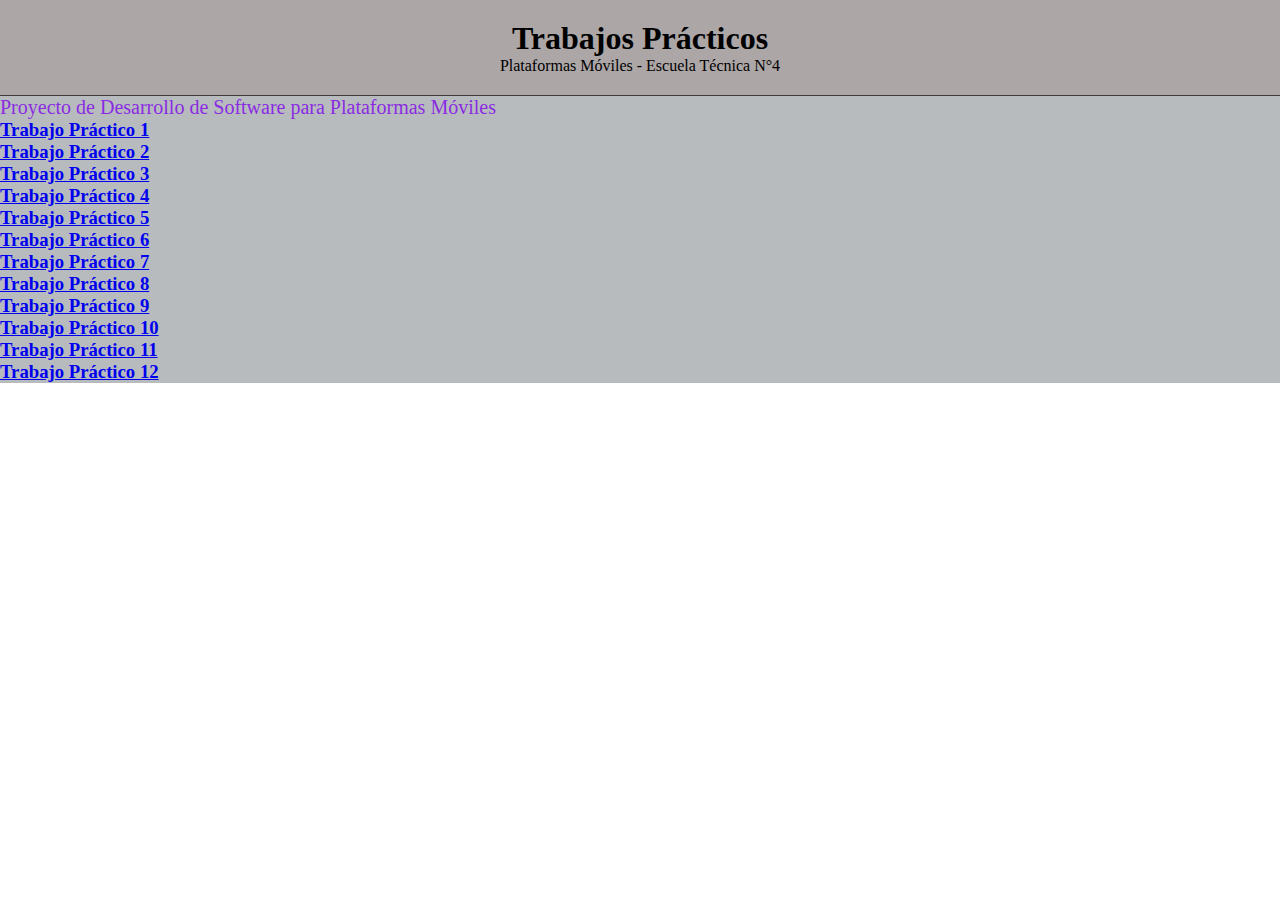
<file: index.html>
<!DOCTYPE html>
<html lang="en">
<head>
    <meta charset="UTF-8">
    <meta name="viewport" content="width=device-width, initial-scale=1.0">
    <title>Document</title>
    <style>
    
        * {
            margin: 0;
            padding: 0;
            box-sizing: border-box;
        }
        
        .encabezado {
            background-color: rgb(172, 166, 166);
            border-bottom: 1px solid rgb(61, 61, 61);
            text-align: center;
            font-family: Georgia, 'Times New Roman', Times, serif;
            padding: 20px !important;
        }

        .principal {
            background-color: rgb(184, 187, 190);
            
        }

        .seccion-moviles {
            /* margin-top: 15px; */
        }

        .titulo-seccion {
            font-size: 20px;
            color: blueviolet;
        }
    </style>
</head>

<body>
  <!-- Header -->
  <header class="encabezado">
      <div class="contenedor">
          <h1>Trabajos Prácticos</h1>
          <p>Plataformas Móviles - Escuela Técnica N°4</p>
      </div>
  </header>
  <!-- Main -->
  <main class="principal">
      <div class="contenedor">
          <section class="seccion-moviles">
              <div class="titulo-seccion">
                  <i class="fas fa-mobile-alt"></i>
                  <span>Proyecto de Desarrollo de Software para Plataformas Móviles</span>
              </div>
              <div class="contenido-seccion">
                  <ul class="lista-trabajos">
                      <li class="item-trabajo">
                          <a href="../plataformas-moviles-entregas/tp-1/index.html" target="_blank">
                              <div class="icono-trabajo">
                                  <i class="fas fa-code"></i>
                              </div>
                              <div class="info-trabajo">
                                  <h3>Trabajo Práctico 1</h3>
                              </div>
                          </a>
                      </li>
                      <li class="item-trabajo">
                          <a href="../plataformas-moviles-entregas/tp-2/index.html" target="_blank">
                              <div class="icono-trabajo">
                                  <i class="fas fa-code"></i>
                              </div>
                              <div class="info-trabajo">
                                  <h3>Trabajo Práctico 2</h3>
                              </div>
                          </a>
                      </li>
                      <li class="item-trabajo">
                          <a href="../plataformas-moviles-entregas/tp-3/index.html" target="_blank">
                              <div class="icono-trabajo">
                                  <i class="fas fa-code"></i>
                              </div>
                              <div class="info-trabajo">
                                  <h3>Trabajo Práctico 3</h3>
                              </div>
                          </a>
                      </li>
                      <li class="item-trabajo">
                          <a href="../plataformas-moviles-entregas/tp-4/index.html" target="_blank">
                              <div class="icono-trabajo">
                                  <i class="fas fa-code"></i>
                              </div>
                              <div class="info-trabajo">
                                  <h3>Trabajo Práctico 4</h3>
                              </div>
                          </a>
                      </li>
                      <li class="item-trabajo">
                          <a href="../plataformas-moviles-entregas/tp-5/index.html" target="_blank">
                              <div class="icono-trabajo">
                                  <i class="fas fa-code"></i>
                              </div>
                              <div class="info-trabajo">
                                  <h3>Trabajo Práctico 5</h3>
                              </div>
                          </a>
                      </li>
                      <li class="item-trabajo">
                          <a href="../plataformas-moviles-entregas/tp-6/index.html" target="_blank">
                              <div class="icono-trabajo">
                                  <i class="fas fa-code"></i>
                              </div>
                              <div class="info-trabajo">
                                  <h3>Trabajo Práctico 6</h3>
                              </div>
                          </a>
                      </li>
                      <li class="item-trabajo">
                          <a href="../plataformas-moviles-entregas/tp-7/index.html" target="_blank">
                              <div class="icono-trabajo">
                                  <i class="fas fa-code"></i>
                              </div>
                              <div class="info-trabajo">
                                  <h3>Trabajo Práctico 7</h3>
                              </div>
                          </a>
                      </li>
                      <li class="item-trabajo">
                          <a href="../plataformas-moviles-entregas/tp-8/index.html" target="_blank">
                              <div class="icono-trabajo">
                                  <i class="fas fa-code"></i>
                              </div>
                              <div class="info-trabajo">
                                  <h3>Trabajo Práctico 8</h3>
                              </div>
                          </a>
                      </li>
                      <li class="item-trabajo">
                          <a href="../plataformas-moviles-entregas/tp-9/index.html" target="_blank">
                              <div class="icono-trabajo">
                                  <i class="fas fa-code"></i>
                              </div>
                              <div class="info-trabajo">
                                  <h3>Trabajo Práctico 9</h3>
                              </div>
                          </a>
                      </li>
                      <li class="item-trabajo">
                          <a href="../plataformas-moviles-entregas/tp-10/index.html" target="_blank">
                              <div class="icono-trabajo">
                                  <i class="fas fa-code"></i>
                              </div>
                              <div class="info-trabajo">
                                  <h3>Trabajo Práctico 10</h3>
                              </div>
                          </a>
                      </li>
                      <li class="item-trabajo">
                          <a href="../plataformas-moviles-entregas/tp-11/index.html" target="_blank">
                              <div class="icono-trabajo">
                                  <i class="fas fa-code"></i>
                              </div>
                              <div class="info-trabajo">
                                  <h3>Trabajo Práctico 11</h3>
                              </div>
                          </a>
                      </li>
                      <li class="item-trabajo">
                          <a href="../plataformas-moviles-entregas/tp-12/index.html" target="_blank">
                              <div class="icono-trabajo">
                                  <i class="fas fa-code"></i>
                              </div>
                              <div class="info-trabajo">
                                  <h3>Trabajo Práctico 12</h3>
                              </div>
                          </a>
                      </li>

                  </ul>
              </div>
          </section>
      </div>
  </main>
 
</body>
</html>
</file>
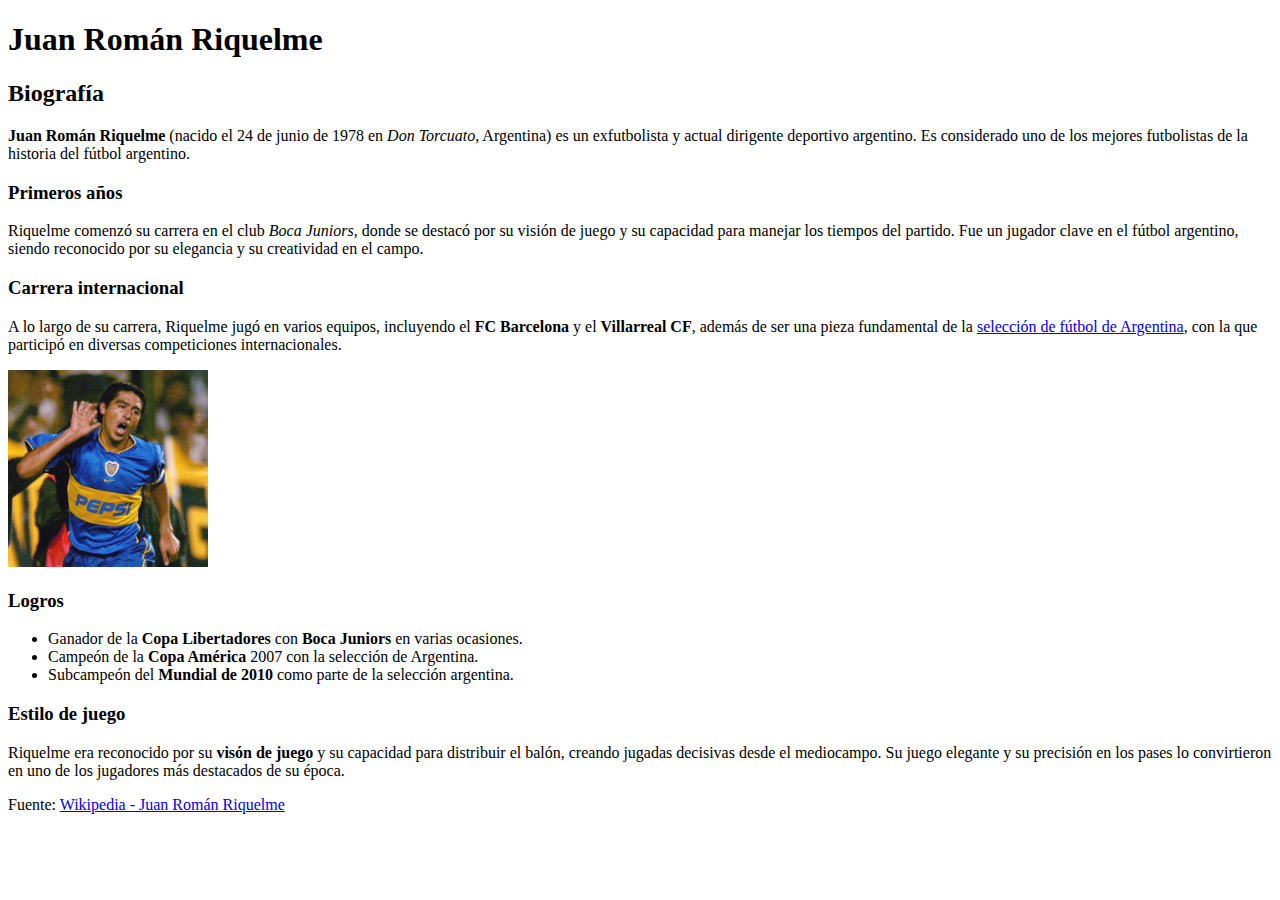
<file: tp-1/index.html>
<!DOCTYPE html>
<html lang="es">
<head>
    <meta charset="UTF-8">
    <meta name="viewport" content="width=device-width, initial-scale=1.0">
    <title>Juan Román Riquelme - Wikipedia</title>
</head>
<body>

    <header>
        <h1>Juan Román Riquelme</h1>
    </header>
    <main>
        <section>
            <h2>Biografía</h2>
            <p><strong>Juan Román Riquelme</strong> (nacido el 24 de junio de 1978 en <em>Don Torcuato</em>, Argentina) es un exfutbolista y actual dirigente deportivo argentino. Es considerado uno de los mejores futbolistas de la historia del fútbol argentino.</p>

            <h3>Primeros años</h3>
            <p>Riquelme comenzó su carrera en el club <em>Boca Juniors</em>, donde se destacó por su visión de juego y su capacidad para manejar los tiempos del partido. Fue un jugador clave en el fútbol argentino, siendo reconocido por su elegancia y su creatividad en el campo.</p>

            <h3>Carrera internacional</h3>
            <p>A lo largo de su carrera, Riquelme jugó en varios equipos, incluyendo el <strong>FC Barcelona</strong> y el <strong>Villarreal CF</strong>, además de ser una pieza fundamental de la <a href="https://es.wikipedia.org/wiki/Selección_de_fútbol_de_Argentina" target="_blank">selección de fútbol de Argentina</a>, con la que participó en diversas competiciones internacionales.</p>

            <img src="Juanriquelme.jpg" alt="Juan Román Riquelme" width="200">

            <h3>Logros</h3>
            <ul>
                <li>Ganador de la <strong>Copa Libertadores</strong> con <strong>Boca Juniors</strong> en varias ocasiones.</li>
                <li>Campeón de la <strong>Copa América</strong> 2007 con la selección de Argentina.</li>
                <li>Subcampeón del <strong>Mundial de 2010</strong> como parte de la selección argentina.</li>
            </ul>

            <h3>Estilo de juego</h3>
            <p>Riquelme era reconocido por su <strong>visón de juego</strong> y su capacidad para distribuir el balón, creando jugadas decisivas desde el mediocampo. Su juego elegante y su precisión en los pases lo convirtieron en uno de los jugadores más destacados de su época.</p>

        </section>
    </main>   

    <footer>
        <p>Fuente: <a href="https://es.wikipedia.org/wiki/Juan_Román_Riquelme" target="_blank">Wikipedia - Juan Román Riquelme</a></p>
    </footer>

</body>
</html>
</file>
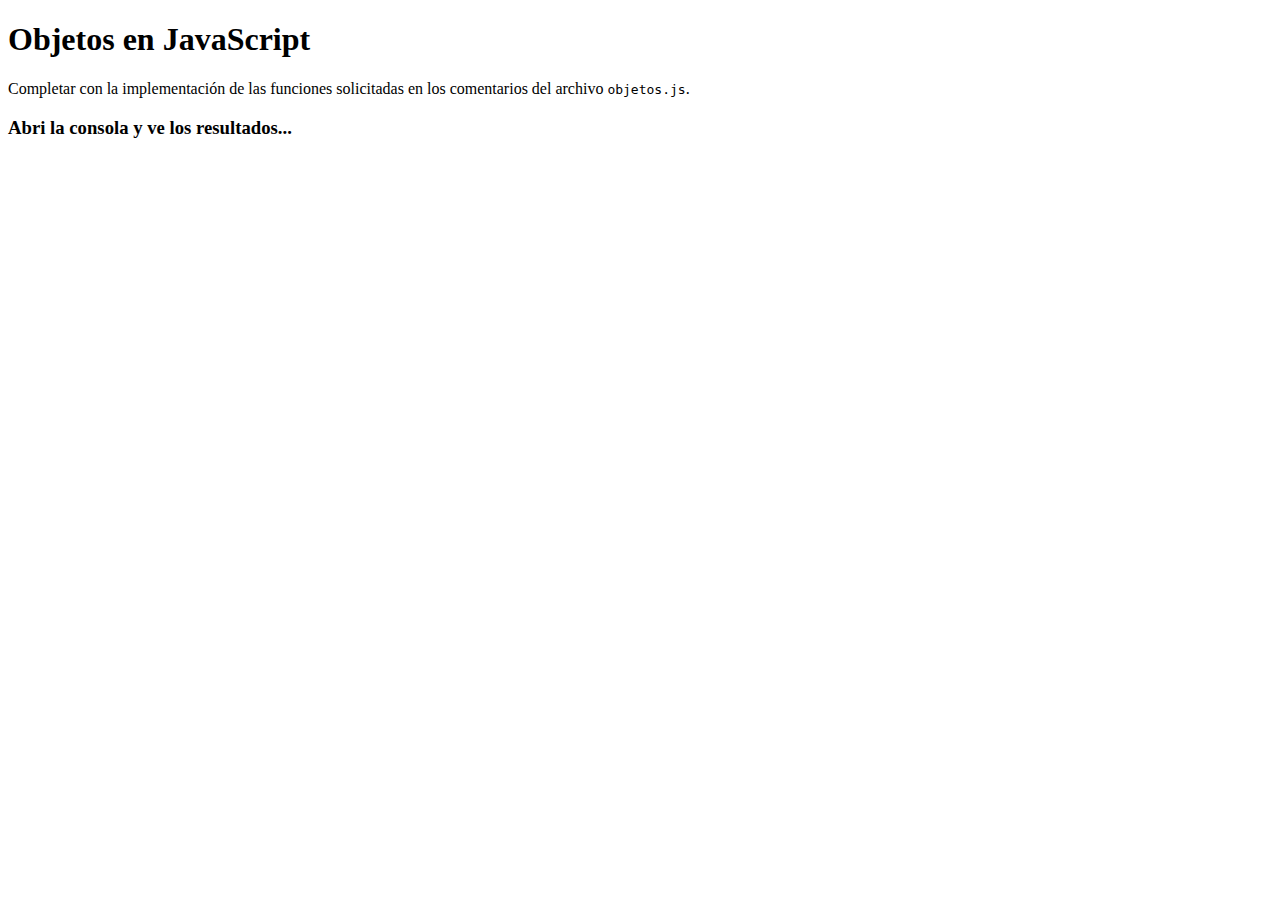
<file: tp-10/index.html>
<!DOCTYPE html>
<html>
<head>
    <meta charset="utf-8">
    <meta name="viewport" content="width=device-width, initial-scale=1">
    <title>Objetos en JavaScript</title>
</head>
<body>
    <h1>Objetos en JavaScript</h1>
    <p>Completar con la implementación de las funciones solicitadas en los comentarios del archivo <code>objetos.js</code>.</p>
        <h3>Abri la consola y ve los resultados...</h3>
    <script src="objetos.js"></script>
</body>
</html>
</file>
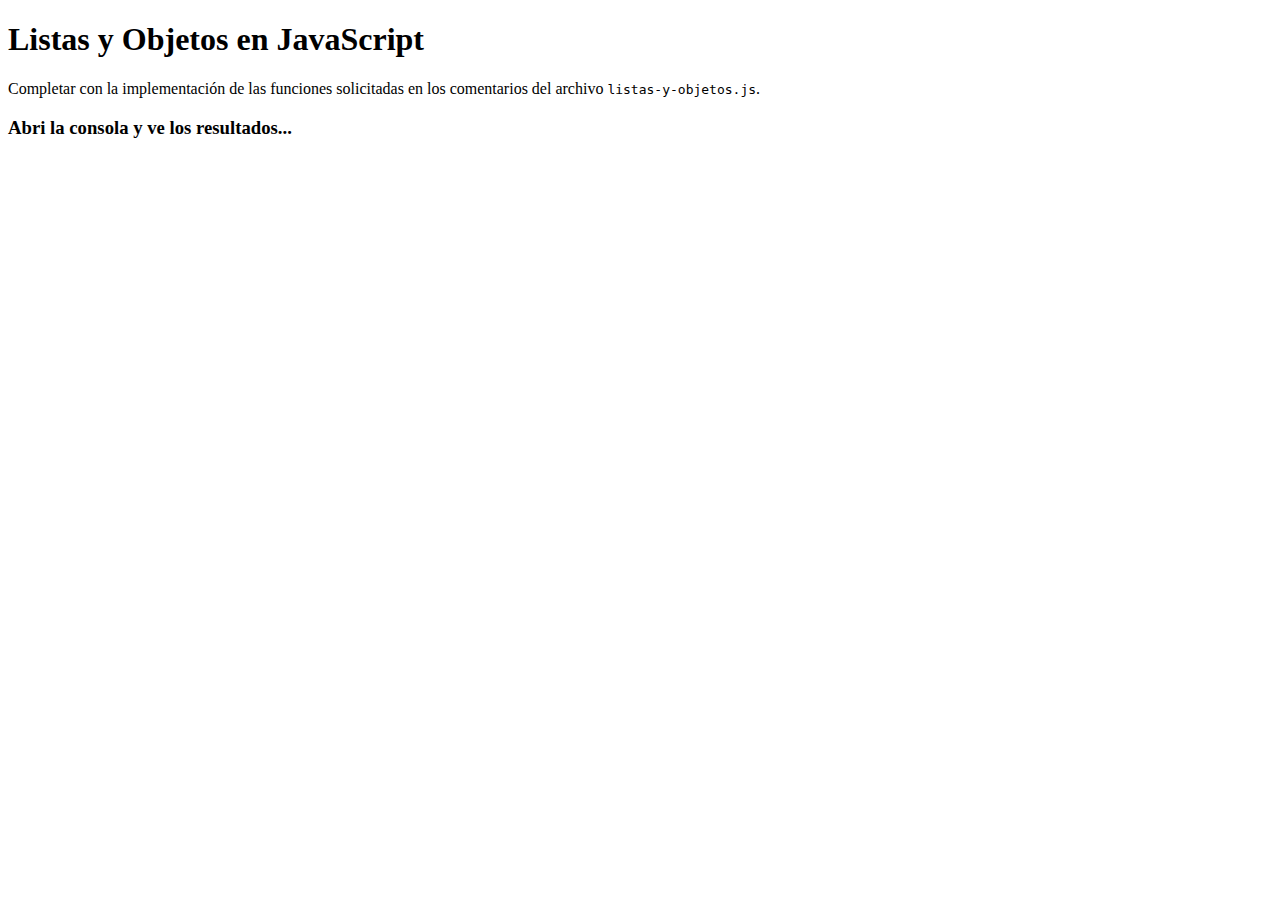
<file: tp-11/index.html>
<!DOCTYPE html>
<html>
<head>
    <meta charset="utf-8">
    <meta name="viewport" content="width=device-width, initial-scale=1">
    <title>Listas y Objetos en JavaScript</title>
</head>
<body>
    <h1>Listas y Objetos en JavaScript</h1>
    <p>Completar con la implementación de las funciones solicitadas en los comentarios del archivo <code>listas-y-objetos.js</code>.</p>
    <h3>Abri la consola y ve los resultados...</h3>
    <script src="listas-y-objetos.js"></script>
</body>
</html>
</file>
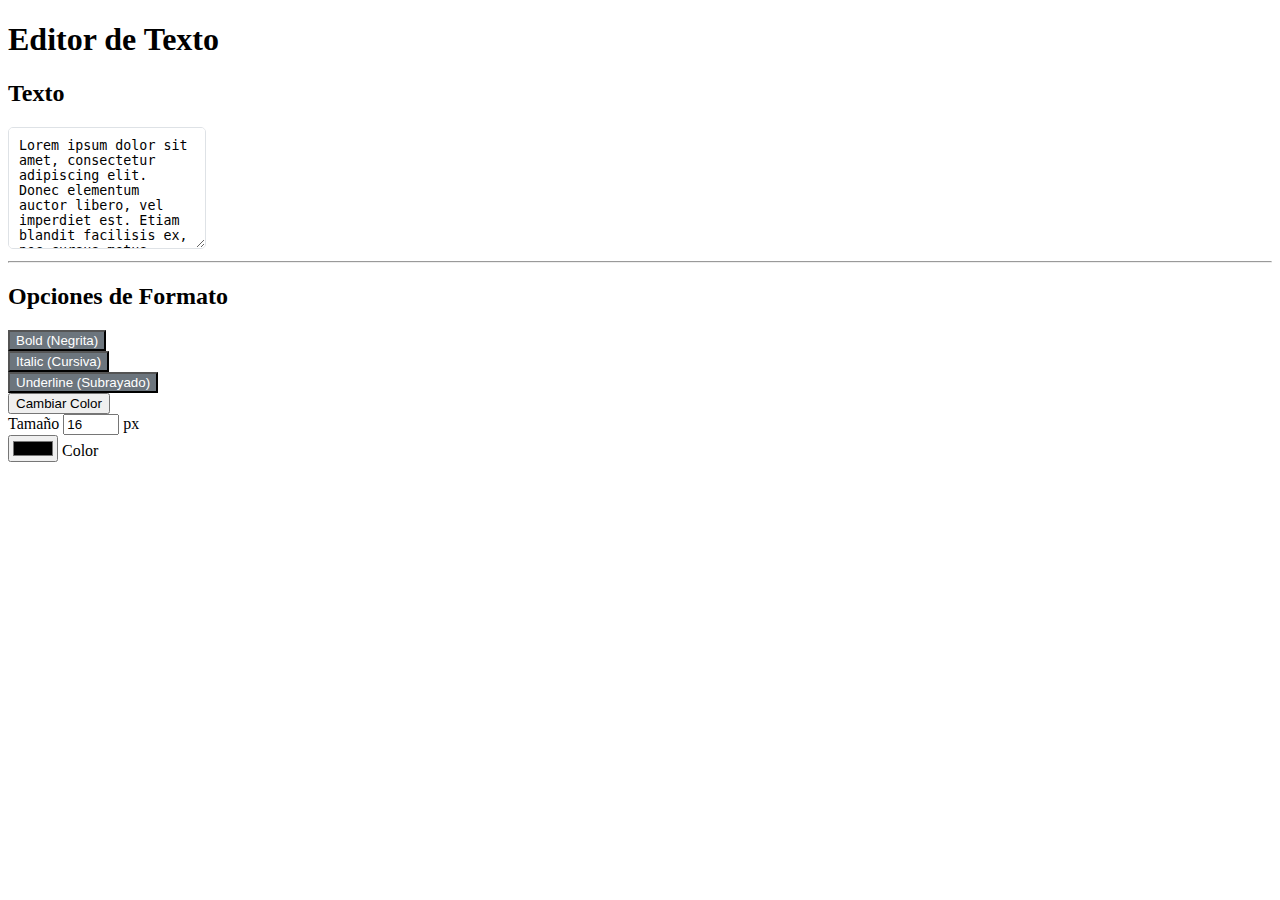
<file: tp-12/index.html>
<!DOCTYPE html>
<html>
  <head>
    <meta charset="utf-8" />
    <meta name="viewport" content="width=device-width, initial-scale=1" />
    <title>Editor de Texto - DOM y JavaScript</title>
    <link
      href="https://cdn.jsdelivr.net/npm/bootstrap@5.3.6/dist/css/bootstrap.min.css"
      rel="stylesheet"
      integrity="sha384-4Q6Gf2aSP4eDXB8Miphtr37CMZZQ5oXLH2yaXMJ2w8e2ZtHTl7GptT4jmndRuHDT"
      crossorigin="anonymous"
    />
    <style>
      .active-style {
        background-color: #0d6efd;
        color: white;
      }
      .inactive-style {
        background-color: #6c757d;
        color: white;
      }
      .texto {
        min-height: 100px;
        border: 1px solid #dee2e6;
        padding: 10px;
        border-radius: 5px;
      }
    </style>
  </head>
  <body>
    <div class="container my-1 my-sm-2 my-md-4 my-lg-5">
      <h1>Editor de Texto</h1>
      <div class="card">
        <div class="card-body">
          <h2>Texto</h2>

          <div class="mb-3">
            <textarea class="form-control texto" id="texto" rows="5">
Lorem ipsum dolor sit amet, consectetur adipiscing elit. Donec elementum auctor libero, vel imperdiet est. Etiam blandit facilisis ex, nec cursus metus pharetra quis. Fusce imperdiet nisl nibh, ac aliquet ante elementum vitae.</textarea
            >
          </div>

          <hr class="hr" />

          <h2>Opciones de Formato</h2>
          <div class="row">
            <div class="col-12 col-md-4 my-1">
              <button
                id="btn-negrita"
                class="btn d-block w-100 inactive-style"
                data-formato="negrita"
              >
                Bold (Negrita)
              </button>
            </div>
            <div class="col-12 col-md-4 my-1">
              <button
                id="btn-cursiva"
                class="btn d-block w-100 inactive-style"
                data-formato="cursiva"
              >
                Italic (Cursiva)
              </button>
            </div>
            <div class="col-12 col-md-4 my-1">
              <button
                id="btn-subrayado"
                class="btn d-block w-100 inactive-style"
                data-formato="subrayado"
              >
                Underline (Subrayado)
              </button>
            </div>
            <div class="col-12 col-md-4 my-1">
              <button
                id="btn-color"
                class="btn d-block w-100 btn-primary"
                data-formato="color"
              >
                Cambiar Color
              </button>
            </div>
            <div class="col-12 col-md-4 my-1">
              <div class="input-group">
                <span class="input-group-text">Tamaño</span>
                <input
                  type="number"
                  id="tamano-texto"
                  class="form-control"
                  value="16"
                  min="8"
                  max="72"
                />
                <span class="input-group-text">px</span>
              </div>
            </div>
            <div class="col-12 col-md-4 my-1">
              <div class="input-group">
                <input
                  type="color"
                  id="selector-color"
                  class="form-control form-control-color"
                  value="#000000"
                />
                <span class="input-group-text">Color</span>
              </div>
            </div>
          </div>
        </div>
      </div>
    </div>

    <script
      src="https://cdn.jsdelivr.net/npm/bootstrap@5.3.6/dist/js/bootstrap.bundle.min.js"
      integrity="sha384-j1CDi7MgGQ12Z7Qab0qlWQ/Qqz24Gc6BM0thvEMVjHnfYGF0rmFCozFSxQBxwHKO"
      crossorigin="anonymous"
    ></script>
    <script type="text/javascript">
      // Estado de los estilos
      const estados = {
        negrita: false,
        cursiva: false,
        subrayado: false,
      };

      // Elementos del DOM
      const texto = document.getElementById("texto");
      const btnNegrita = document.getElementById("btn-negrita");
      const btnCursiva = document.getElementById("btn-cursiva");
      const btnSubrayado = document.getElementById("btn-subrayado");
      const btnColor = document.getElementById("btn-color");
      const tamanoTexto = document.getElementById("tamano-texto");
      const selectorColor = document.getElementById("selector-color");

      /**
       * Actualiza los estilos del texto
       */
      function actualizarEstilos() {
        let estilo = "";
        estilo += estados.negrita ? "font-weight: bold;" : "";
        estilo += estados.cursiva ? "font-style: italic;" : "";
        estilo += estados.subrayado ? "text-decoration: underline;" : "";
        texto.style = estilo;

        // Actualizar estado de los botones
        btnNegrita.className = estados.negrita
          ? "btn d-block w-100 active-style"
          : "btn d-block w-100 inactive-style";
        btnCursiva.className = estados.cursiva
          ? "btn d-block w-100 active-style"
          : "btn d-block w-100 inactive-style";
        btnSubrayado.className = estados.subrayado
          ? "btn d-block w-100 active-style"
          : "btn d-block w-100 inactive-style";
      }

      /**
       * funcionNegrita()
       */
      function funcionNegrita() {
        estados.negrita = !estados.negrita;
        actualizarEstilos();
      }

      /**
       * funcionCursiva()
       */
      function funcionCursiva() {
        estados.cursiva = !estados.cursiva;
        actualizarEstilos();
      }

      /**
       * funcionSubrayado()
       */
      function funcionSubrayado() {
        estados.subrayado = !estados.subrayado;
        actualizarEstilos();
      }

      /**
       * funcionColor()
       */
      function funcionColor() {
        texto.style.color = selectorColor.value;
      }

      /**
       * Manejador de eventos para los botones
       */
      function handlerBoton(e) {
        const funcionBoton = e.target.dataset.formato;
        switch (funcionBoton) {
          case "negrita":
            funcionNegrita();
            break;
          case "cursiva":
            funcionCursiva();
            break;
          case "subrayado":
            funcionSubrayado();
            break;
          case "color":
            funcionColor();
            break;
        }
      }

      // Event listeners
      document
        .querySelectorAll("button.btn")
        .forEach((e) => e.addEventListener("click", handlerBoton));

      // Cambiar tamaño del texto
      tamanoTexto.addEventListener("input", () => {
        texto.style.fontSize = `${tamanoTexto.value}px`;
      });

      // Cambiar color del texto
      selectorColor.addEventListener("input", () => {
        texto.style.color = selectorColor.value;
      });

      // Inicializar estilos
      actualizarEstilos();
    </script>
  </body>
</html>
</file>
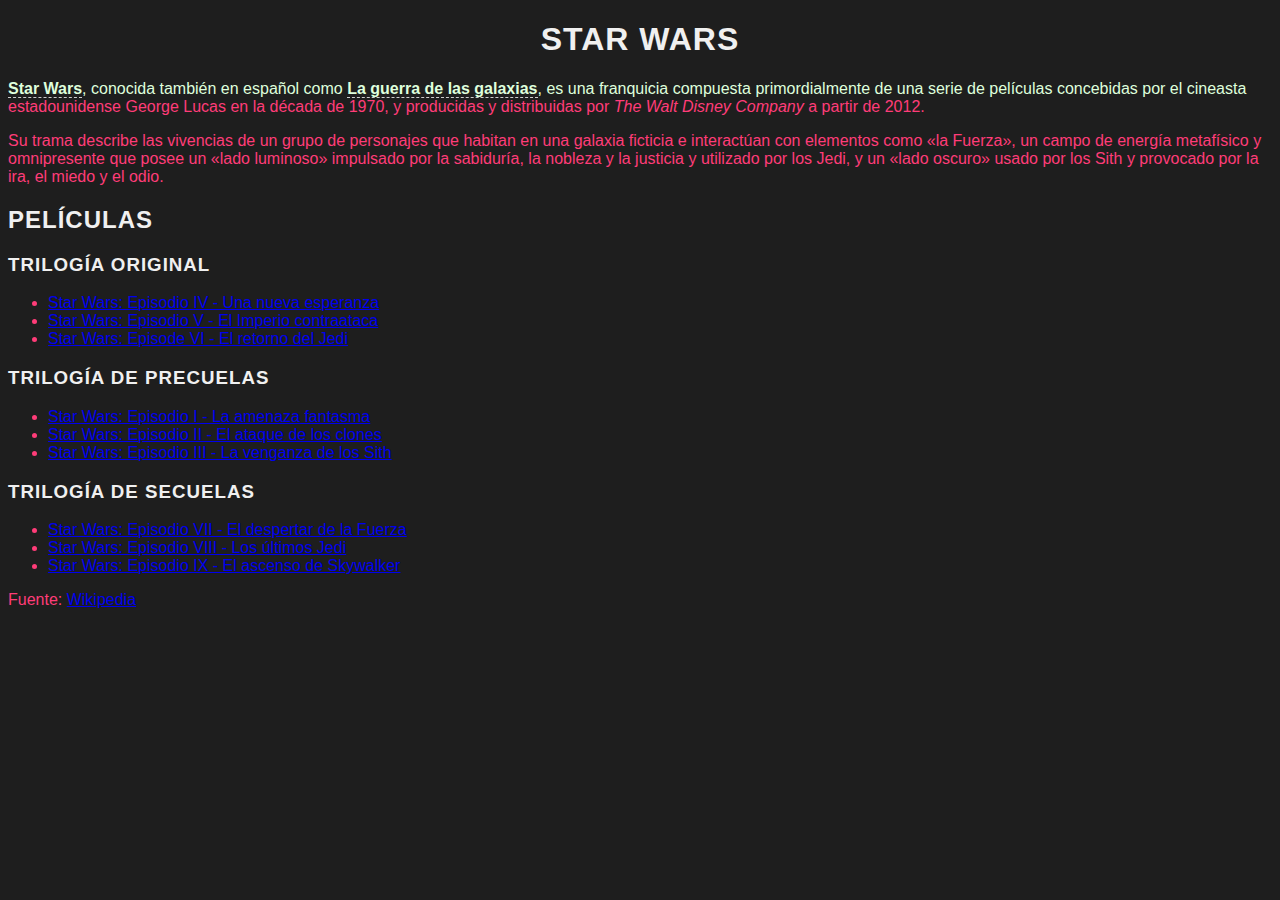
<file: tp-2/index.html>
<!DOCTYPE html>
<html lang="en">
<head>
    <meta charset="UTF-8">
    <meta name="viewport" content="width=device-width, initial-scale=1.0">
    <title>Document</title>
    <link rel="stylesheet" href="style.css">
</head>
<body>
    <head>
    <meta charset="utf-8">
    <meta name="viewport" content="width=device-width, initial-scale=1">
    <link rel="stylesheet" href="style.css">
    <title>TP2 - Selectores CSS</title>
</head>
<body>
    <h1>Star Wars</h1>
    <p><strong>Star Wars</strong>, conocida también en español como <strong>La guerra de las galaxias</strong>, es una franquicia compuesta primordialmente de una serie de películas concebidas por el cineasta estadounidense George Lucas en la década de 1970, y producidas y distribuidas por <a>The Walt Disney Company</a> a partir de 2012.</p>
    <p>Su trama describe las vivencias de un grupo de personajes que habitan en una galaxia ficticia e interactúan con elementos como <span class="the-force">«la Fuerza»</span>, un campo de energía metafísico y omnipresente que posee un <span class="the-force light-side">«lado luminoso»</span> impulsado por la sabiduría, la nobleza y la justicia y utilizado por los Jedi, y un <span class="the-force dark-side">«lado oscuro»</span> usado por los Sith y provocado por la ira, el miedo y el odio.</p>
    <h2>Películas</h2>

  
    <h3>Trilogía Original</h3>
    <ul id="og-trilogy" class="movies-list">
        <li><a href="https://es.wikipedia.org/wiki/Star_Wars:_Episodio_IV_-_Una_nueva_esperanza">Star Wars: Episodio IV - Una nueva esperanza</a></li>
        <li><a href="https://es.wikipedia.org/wiki/Star_Wars:_Episodio_V_-_El_Imperio_contraataca">Star Wars: Episodio V - El Imperio contraataca</a></li>
        <li><a href="https://es.wikipedia.org/wiki/Star_Wars:_Episode_VI_-_Return_of_the_Jedi">Star Wars: Episode VI - El retorno del Jedi</a></li>
    </ul>
    <h3>Trilogía de precuelas</h3>
    <ul class="movies-list">
        <li><a href="https://es.wikipedia.org/wiki/Star_Wars:_Episodio_I_-_La_amenaza_fantasma">Star Wars: Episodio I - La amenaza fantasma</a></li>
        <li><a href="https://es.wikipedia.org/wiki/Star_Wars:_Episodio_II_-_El_ataque_de_los_clones">Star Wars: Episodio II - El ataque de los clones</a></li>
        <li><a href="https://es.wikipedia.org/wiki/Star_Wars:_Episodio_III_-_La_venganza_de_los_Sith">Star Wars: Episodio III - La venganza de los Sith</a></li>
    </ul>
    <h3>Trilogía de secuelas</h3>
    <ul class="movies-list">
        <li><a href="https://es.wikipedia.org/wiki/Star_Wars:_Episodio_VII_-_El_despertar_de_la_Fuerza">Star Wars: Episodio VII - El despertar de la Fuerza</a></li>
        <li><a href="https://es.wikipedia.org/wiki/Star_Wars:_Episodio_VIII_-_Los_últimos_Jedi">Star Wars: Episodio VIII - Los últimos Jedi</a></li>
        <li><a href="https://es.wikipedia.org/wiki/Star_Wars:_Episodio_IX_-_El_ascenso_de_Skywalker">Star Wars: Episodio IX - El ascenso de Skywalker</a></li>
    </ul>
    <p>Fuente: <a href="https://es.wikipedia.org/wiki/Star_Wars">Wikipedia</a></p>
</body>
</html>
</body>
</html>
</file>
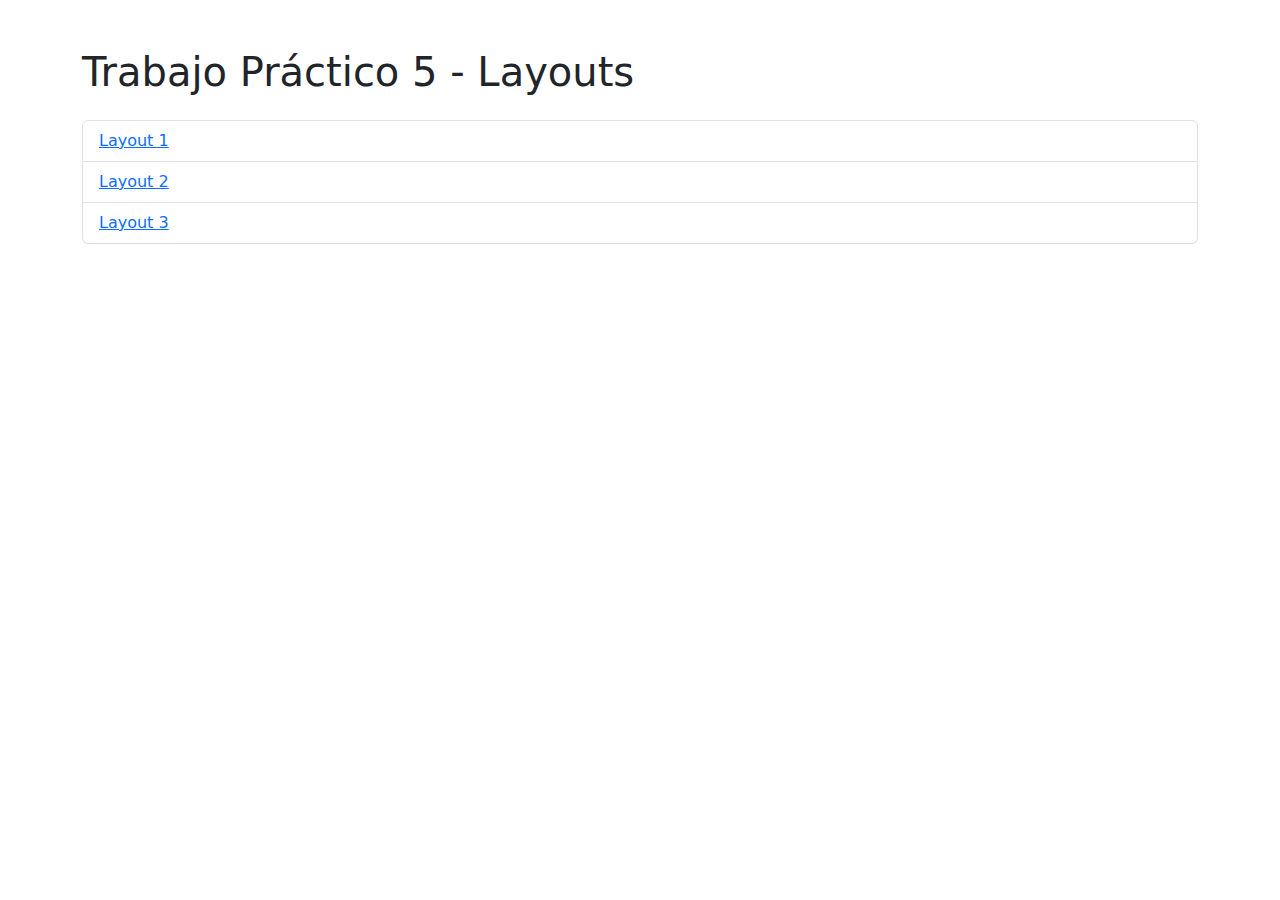
<file: tp-5/index.html>
<!DOCTYPE html>
<html lang="es">
<head>
    <meta charset="UTF-8">
    <meta http-equiv="X-UA-Compatible" content="IE=edge">
    <meta name="viewport" content="width=device-width, initial-scale=1.0">
    <title>TP 5 - Layouts</title>
    <link href="https://cdn.jsdelivr.net/npm/bootstrap@5.3.0/dist/css/bootstrap.min.css" rel="stylesheet">
</head>
<body>
    <div class="container py-5">
        <h1 class="mb-4">Trabajo Práctico 5 - Layouts</h1>
        <ul class="list-group">
            <li class="list-group-item">
                <a href="layout-1.html">Layout 1</a>
            </li>
            <li class="list-group-item">
                <a href="layout-2.html">Layout 2</a>
            </li>
            <li class="list-group-item">
                <a href="layout-3.html">Layout 3</a>
            </li>
        </ul>
    </div>
    <script src="https://cdn.jsdelivr.net/npm/bootstrap@5.3.0/dist/js/bootstrap.bundle.min.js"></script>
</body>
</html>
</file>
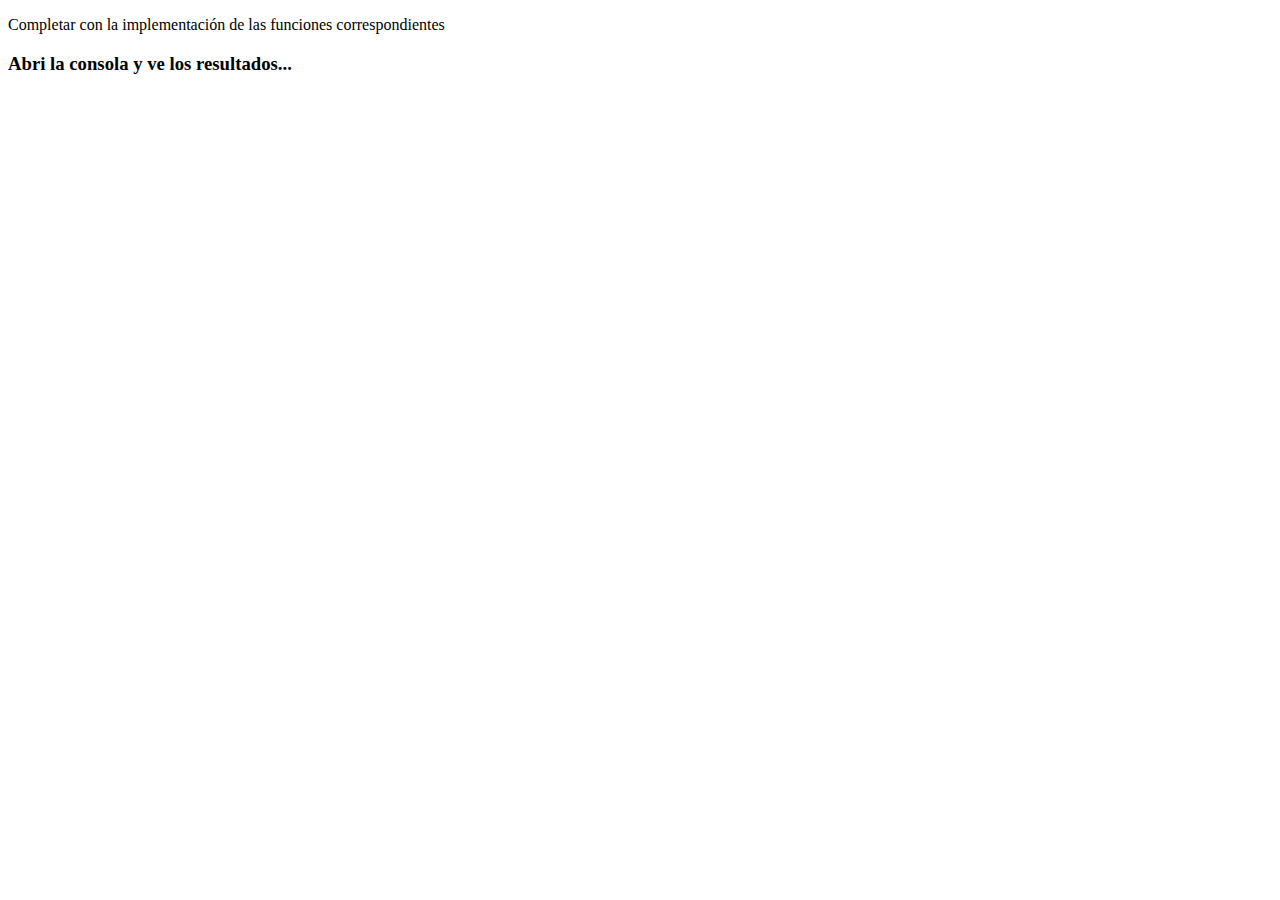
<file: tp-7/index.html>
<!DOCTYPE html>
<html>
  <head>
    <meta charset="utf-8" />
    <meta name="viewport" content="width=device-width, initial-scale=1" />
    <title>TP-7: Funciones en JavaScript</title>
  </head>
  <body>
    <p>Completar con la implementación de las funciones correspondientes</p>
    <h3>Abri la consola y ve los resultados...</h3>
    <script type="text/javascript">
      // Numeros

      // 1- Implementar una función "suma" que retorne la suma de 2 numeros
      // ejemplo: suma(2,3) retorna 5
      function suma(num1, num2) {
        return num1 + num2;
      }

      console.log("Resultados de suma():");
      console.log(suma(2, 3)); // 5
      console.log(suma(4, 4)); // 8
      console.log(suma(-10, 10)); // 0

      // 2- Implementar una función "elevarAlCubo" que eleve al cubo un numero
      // ejemplo: elevarAlCubo(3) retorna 27
      const elevarAlCubo = function (num) {
        return num * num * num;
      };

      console.log("Resultados de elevarAlCubo():");
      console.log(elevarAlCubo(3)); // 27
      console.log(elevarAlCubo(99)); // 970299

      // 3- Implementar una función "restoDivisionEntera" para devolver el resto de una división entera entre un dividendo y un divisor
      // ejemplo: restoDivisionEntera(3,2) retorna 1
      const restoDivisionEntera = (dividendo, divisor) => dividendo % divisor;

      console.log("Resultados de restoDivisionEntera():");
      console.log(restoDivisionEntera(1, 3)); // 1
      console.log(restoDivisionEntera(2, 3)); // 2
      console.log(restoDivisionEntera(3, 3)); // 0
      console.log(restoDivisionEntera(4, 3)); // 1

      // 4- Implementar una función "numeroPi" para devolver el numero PI
      // ejemplo: numeroPi() retorna 3,14...
      function numeroPi() {
        return Math.PI;
      }

      console.log("Resultado de numeroPi():");
      console.log(numeroPi());

      // 5- Implementar una función "numeroRandom" para devolver un número random (aleatorio)
      // ejemplo: numeroRandom() retorna 0,123...
      const numeroRandom = () => Math.random();

      console.log("Resultados de numeroRandom():");
      console.log(numeroRandom());
      console.log(numeroRandom());
      console.log(numeroRandom());

      // 6- Implementar una función "numeroRandomDesdeHasta" para devolver un número random entre 2 valores recibidos como parámetros
      // ejemplo: numeroRandomDesdeHasta(1,6) retorna 3
      function numeroRandomDesdeHasta(min, max) {
        return Math.floor(Math.random() * (max - min + 1)) + min;
      }

      console.log("Resultados de numeroRandomDesdeHasta():");
      console.log(numeroRandomDesdeHasta(1, 6));
      console.log(numeroRandomDesdeHasta(2, 5));
      console.log(numeroRandomDesdeHasta(3, 4));

      // 7- Implementar una función "esPar" que reciba un número como parámetro y devuelva verdadero si el número es par, o falso si es impar
      // ejemplo: esPar(4) retorna true, esPar(5) retorna false
      const esPar = (num) => num % 2 === 0;

      console.log("Resultados de esPar():");
      console.log(esPar(4)); // true
      console.log(esPar(5)); // false
      console.log(esPar(0)); // true
      console.log(esPar(-2)); // true

      // 8- Implementar una función "esPositivo" que reciba un número y devuelva true si el número es positivo, o false si es negativo o cero
      // ejemplo: esPositivo(4) retorna true, esPositivo(-3) retorna false
      function esPositivo(num) {
        return num > 0;
      }

      console.log("Resultados de esPositivo():");
      console.log(esPositivo(4)); // true
      console.log(esPositivo(-3)); // false
      console.log(esPositivo(0)); // false

      // 9- Implementar una función "clasificarNumero" que reciba un número y retorne un mensaje indicando si el número es par o impar, y si es positivo o negativo
      // ejemplo: clasificarNumero(4) retorna "El número 4 es par y positivo."
      // ejemplo: clasificarNumero(-3) retorna "El número -3 es impar y negativo."
      const clasificarNumero = function (num) {
        let parImpar = esPar(num) ? "par" : "impar";
        let positivoNegativo =
          num > 0 ? "positivo" : num < 0 ? "negativo" : "no positivo";
        return `El número ${num} es ${parImpar} y ${positivoNegativo}.`;
      };

      console.log("Resultados de clasificarNumero():");
      console.log(clasificarNumero(4)); // "El número 4 es par y positivo."
      console.log(clasificarNumero(-3)); // "El número -3 es impar y negativo."
      console.log(clasificarNumero(0)); // "El número 0 es par y no positivo."

      // Cadenas de Caracteres

      // 10- Implementar una función "transformarMayuscula" que transforme a mayúscula la cadena de caracteres recibida como parámetro
      // ejemplo: transformarMayuscula("Plataformas Móviles") retorna "PLATAFORMAS MÓVILES"
      const transformarMayuscula = (str) => str.toUpperCase();

      console.log("Resultados de transformarMayuscula():");
      console.log(transformarMayuscula("Plataformas Móviles"));
      console.log(transformarMayuscula("hola mundo"));
      console.log(transformarMayuscula("abc"));

      // 11- Implementar una función "primeraLetra" que nos devuelva la inicial de la cadena de caracteres recibida como parámetro
      // ejemplo: primeraLetra("Plataformas") retorna "P"
      function primeraLetra(str) {
        return str.charAt(0);
      }

      console.log("Resultados de primeraLetra():");
      console.log(primeraLetra("Plataformas Móviles"));
      console.log(primeraLetra("hola mundo"));
      console.log(primeraLetra("abc"));

      // 12- Implementar una función "sinPrimeraLetra" que nos devuelva la cadena de caracteres recibida como parámetro sin la primera letra
      // ejemplo: sinPrimeraLetra("Plataformas") retorna "lataformas"
      const sinPrimeraLetra = function (str) {
        return str.substring(1);
      };

      console.log("Resultados de sinPrimeraLetra():");
      console.log(sinPrimeraLetra("Plataformas Móviles"));
      console.log(sinPrimeraLetra("hola mundo"));
      console.log(sinPrimeraLetra("abc"));

      // 13- Implementar una función "primeraLetraMayuscula" que devuelve la cadena de caracteres recibida, pero  con su primera letra en mayúscula
      // ejemplo: primeraLetraMayuscula("plataformas") retorna "Plataformas"
      function primeraLetraMayuscula(str) {
        return str.charAt(0).toUpperCase() + str.slice(1);
      }

      console.log("Resultados de primeraLetraMayuscula():");
      console.log(primeraLetraMayuscula("plataformas móviles"));
      console.log(primeraLetraMayuscula("hola mundo"));
      console.log(primeraLetraMayuscula("abc"));

      // 14- Implementar una función "terminaCon" que devuelve verdadero o falso si la palabra termina con la terminación recibida
      // ejemplo: terminaCon("plataformas", "mas") retorna true
      const terminaCon = (palabra, terminacion) =>
        palabra.endsWith(terminacion);

      console.log("Resultados de terminaCon():");
      console.log(terminaCon("hola", "a")); // true
      console.log(terminaCon("hola", "o")); // false
      console.log(terminaCon("plataformas", "mas")); // true
      console.log(terminaCon("plataformas", "más")); // false

      // 15- Implementar una función "palabraInvertida" que devuelva la palabra invertida
      // ejemplo: palabraInvertida("hola") retorna "aloh";
      const palabraInvertida = function (str) {
        return str.split("").reverse().join("");
      };

      console.log("Resultados de palabraInvertida():");
      console.log(palabraInvertida("plataformas móviles"));
      console.log(palabraInvertida("hola mundo"));
console.log(palabraInvertida("abc"));
    </script>
  </body>
</html>
</file>
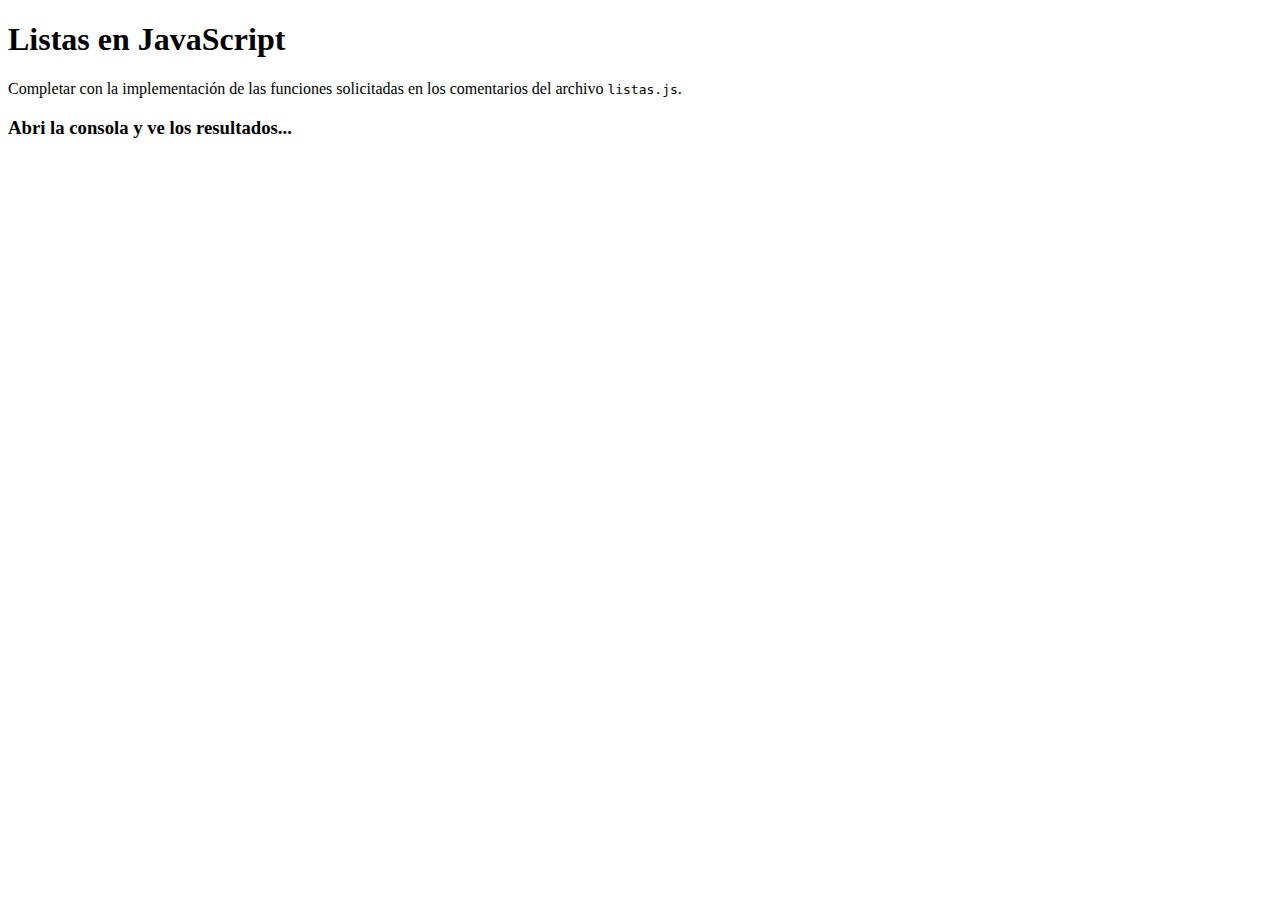
<file: tp-9/index.html>
<!DOCTYPE html>
<html>
<head>
    <meta charset="utf-8">
    <meta name="viewport" content="width=device-width, initial-scale=1">
    <title>Listas en JavaScript</title>
</head>
<body>
    <h1>Listas en JavaScript</h1>
    <p>Completar con la implementación de las funciones solicitadas en los comentarios del archivo <code>listas.js</code>.</p>
    <h3>Abri la consola y ve los resultados...</h3>
    <script src="listas.js"></script>
</body>
</html>
</file>
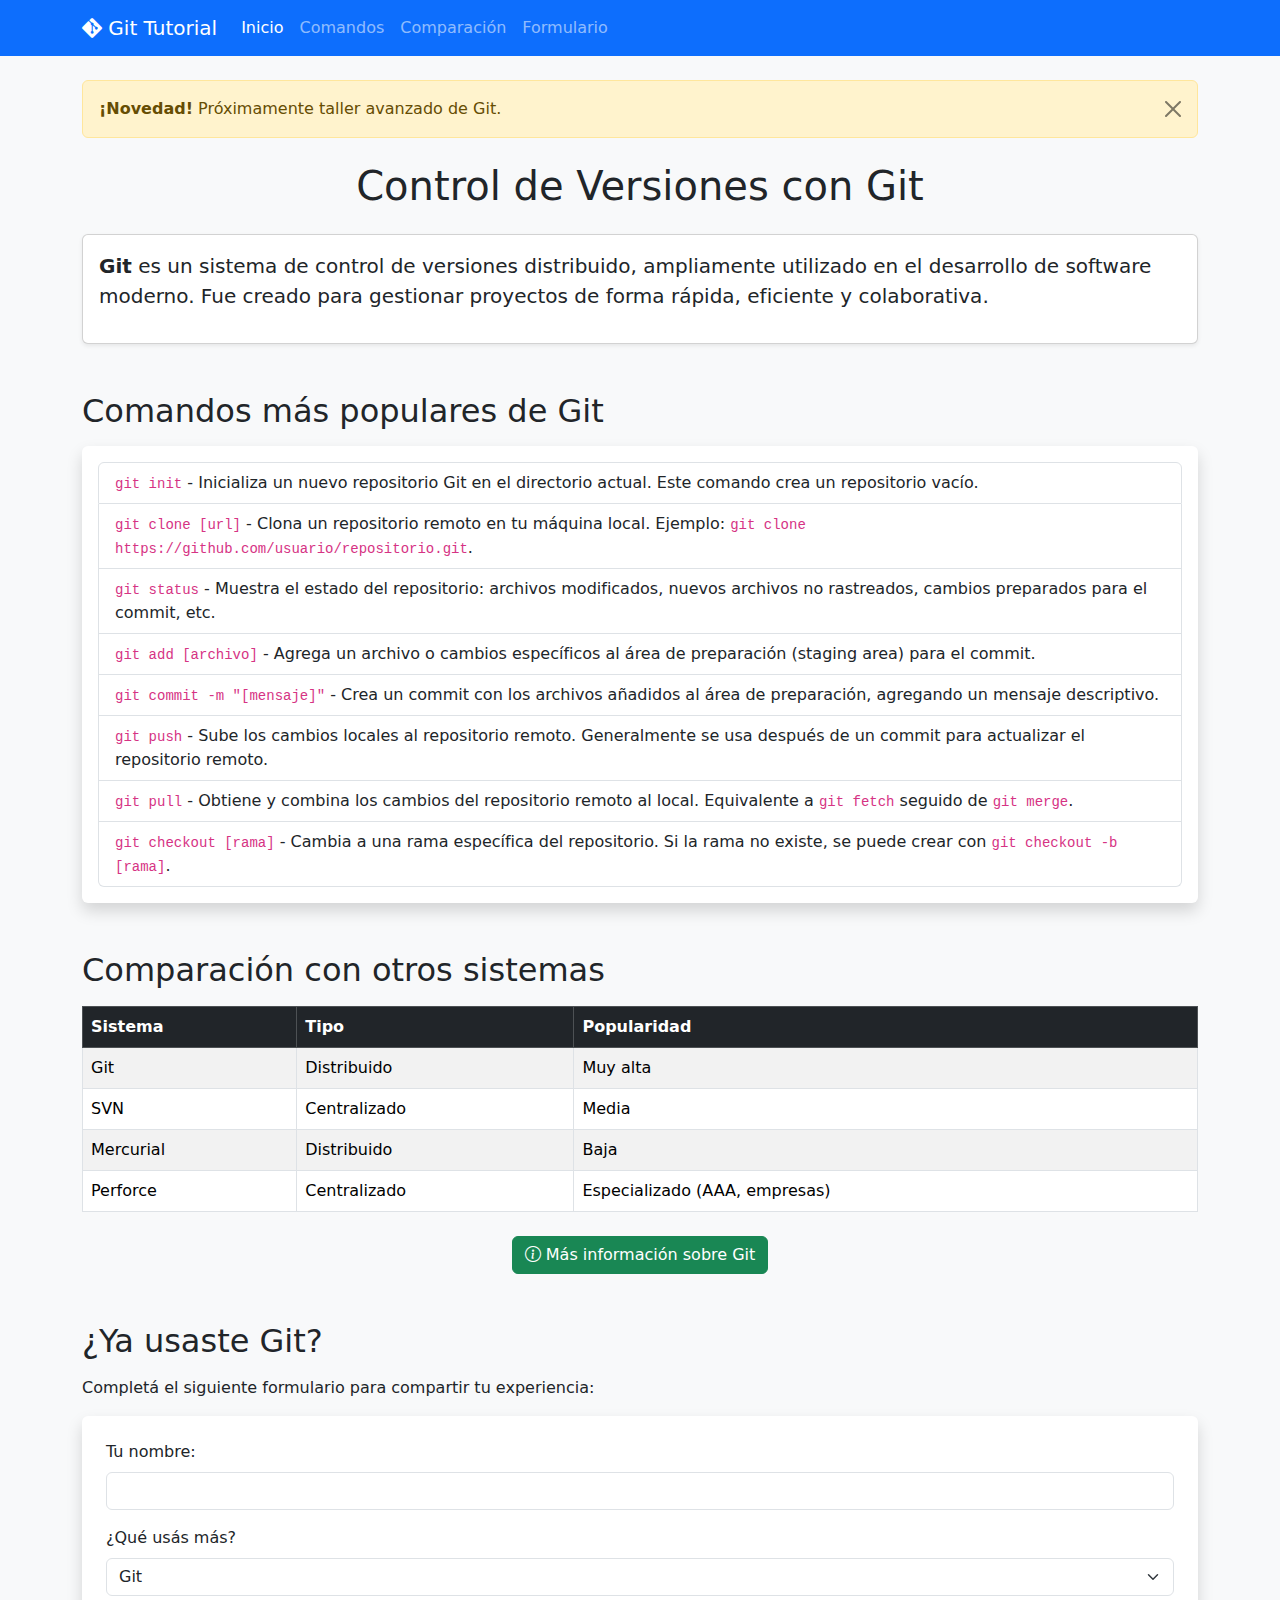
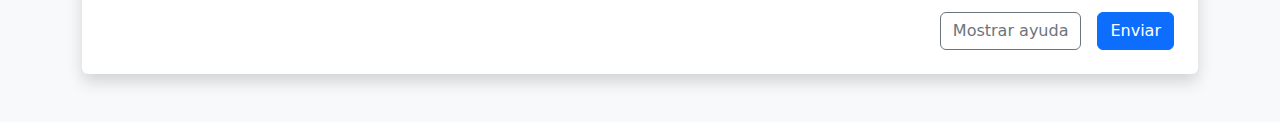
<file: tp-5/index(2).html>
<!DOCTYPE html>
<html lang="es">
<head>
    <meta charset="UTF-8">
    <meta name="viewport" content="width=device-width, initial-scale=1.0">
    <title>Control de Versiones con Git</title>
    <link href="https://cdn.jsdelivr.net/npm/bootstrap@5.3.2/dist/css/bootstrap.min.css" rel="stylesheet">
    <link rel="stylesheet" href="https://cdn.jsdelivr.net/npm/bootstrap-icons@1.11.1/font/bootstrap-icons.css">
</head>
<body class="bg-light">
    <nav class="navbar navbar-expand-lg navbar-dark bg-primary mb-4">
        <div class="container">
            <a class="navbar-brand" href="#">
                <i class="bi bi-git"></i> Git Tutorial
            </a>
            <button class="navbar-toggler" type="button" data-bs-toggle="collapse" data-bs-target="#navbarNav">
                <span class="navbar-toggler-icon"></span>
            </button>
            <div class="collapse navbar-collapse" id="navbarNav">
                <ul class="navbar-nav">
                    <li class="nav-item">
                        <a class="nav-link active" href="#">Inicio</a>
                    </li>
                    <li class="nav-item">
                        <a class="nav-link" href="#comandos">Comandos</a>
                    </li>
                    <li class="nav-item">
                        <a class="nav-link" href="#comparacion">Comparación</a>
                    </li>
                    <li class="nav-item">
                        <a class="nav-link" href="#formulario">Formulario</a>
                    </li>
                </ul>
            </div>
        </div>
    </nav>

    <div class="container">
        <div class="alert alert-warning alert-dismissible fade show" role="alert">
            <strong>¡Novedad!</strong> Próximamente taller avanzado de Git.
            <button type="button" class="btn-close" data-bs-dismiss="alert" aria-label="Close"></button>
        </div>

        <h1 class="text-center my-4">Control de Versiones con Git</h1>

        <div class="card mb-4 shadow-sm">
            <div class="card-body">
                <p class="fs-5"><strong>Git</strong> es un sistema de control de versiones distribuido, ampliamente utilizado en el desarrollo de
                    software moderno. Fue creado para gestionar proyectos de forma rápida, eficiente y colaborativa.</p>
            </div>
        </div>

        <h2 id="comandos" class="mt-5 mb-3">Comandos más populares de Git</h2>
        
        <div class="list-group mb-5 shadow p-3 bg-white rounded">
            <div class="list-group-item">
                <code>git init</code> - Inicializa un nuevo repositorio Git en el directorio actual. Este comando crea un repositorio vacío.
            </div>
            <div class="list-group-item">
                <code>git clone [url]</code> - Clona un repositorio remoto en tu máquina local. Ejemplo: <code>git clone https://github.com/usuario/repositorio.git</code>.
            </div>
            <div class="list-group-item">
                <code>git status</code> - Muestra el estado del repositorio: archivos modificados, nuevos archivos no rastreados, cambios preparados para el commit, etc.
            </div>
            <div class="list-group-item">
                <code>git add [archivo]</code> - Agrega un archivo o cambios específicos al área de preparación (staging area) para el commit.
            </div>
            <div class="list-group-item">
                <code>git commit -m "[mensaje]"</code> - Crea un commit con los archivos añadidos al área de preparación, agregando un mensaje descriptivo.
            </div>
            <div class="list-group-item">
                <code>git push</code> - Sube los cambios locales al repositorio remoto. Generalmente se usa después de un commit para actualizar el repositorio remoto.
            </div>
            <div class="list-group-item">
                <code>git pull</code> - Obtiene y combina los cambios del repositorio remoto al local. Equivalente a <code>git fetch</code> seguido de <code>git merge</code>.
            </div>
            <div class="list-group-item">
                <code>git checkout [rama]</code> - Cambia a una rama específica del repositorio. Si la rama no existe, se puede crear con <code>git checkout -b [rama]</code>.
            </div>
        </div>

        <h2 id="comparacion" class="mt-5 mb-3">Comparación con otros sistemas</h2>
        
        <table class="table table-striped table-hover table-bordered">
            <thead class="table-dark">
                <tr>
                    <th>Sistema</th>
                    <th>Tipo</th>
                    <th>Popularidad</th>
                </tr>
            </thead>
            <tbody>
                <tr>
                    <td>Git</td>
                    <td>Distribuido</td>
                    <td>Muy alta</td>
                </tr>
                <tr>
                    <td>SVN</td>
                    <td>Centralizado</td>
                    <td>Media</td>
                </tr>
                <tr>
                    <td>Mercurial</td>
                    <td>Distribuido</td>
                    <td>Baja</td>
                </tr>
                <tr>
                    <td>Perforce</td>
                    <td>Centralizado</td>
                    <td>Especializado (AAA, empresas)</td>
                </tr>
            </tbody>
        </table>

        <div class="text-center my-4">
            <button type="button" class="btn btn-success" data-bs-toggle="modal" data-bs-target="#infoModal">
                <i class="bi bi-info-circle"></i> Más información sobre Git
            </button>
        </div>

        <div class="modal fade" id="infoModal" tabindex="-1" aria-hidden="true">
            <div class="modal-dialog">
                <div class="modal-content">
                    <div class="modal-header">
                        <h5 class="modal-title">Información adicional</h5>
                        <button type="button" class="btn-close" data-bs-dismiss="modal" aria-label="Close"></button>
                    </div>
                    <div class="modal-body">
                        <p>Git fue creado por Linus Torvalds en 2005 para el desarrollo del kernel de Linux. Es un sistema de control de versiones distribuido, lo que significa que cada desarrollador tiene una copia completa del historial del proyecto.</p>
                        <p>Algunas características clave incluyen:</p>
                        <ul>
                            <li>Ramas locales baratas</li>
                            <li>Áreas de preparación (staging area)</li>
                            <li>Múltiples flujos de trabajo</li>
                        </ul>
                    </div>
                    <div class="modal-footer">
                        <button type="button" class="btn btn-secondary" data-bs-dismiss="modal">Cerrar</button>
                    </div>
                </div>
            </div>
        </div>

        <h2 id="formulario" class="mt-5 mb-3">¿Ya usaste Git?</h2>
        <p>Completá el siguiente formulario para compartir tu experiencia:</p>

        <form class="form bg-white p-4 rounded shadow mb-5">
            <div class="mb-3">
                <label for="nombre" class="form-label">Tu nombre:</label>
                <input type="text" id="nombre" name="nombre" class="form-control">
            </div>

            <div class="mb-3">
                <label for="experiencia" class="form-label">¿Qué usás más?</label>
                <select id="experiencia" name="experiencia" class="form-select">
                    <option value="git">Git</option>
                    <option value="github">Git + GitHub</option>
                    <option value="otro">Otro sistema</option>
                    <option value="ninguno">Todavía no uso ninguno</option>
                </select>
            </div>

            <div class="d-grid gap-2 d-md-flex justify-content-md-end">
                <button type="button" class="btn btn-outline-secondary me-md-2" id="toastBtn">
                    Mostrar ayuda
                </button>
                <input type="submit" value="Enviar" class="btn btn-primary">
            </div>
        </form>
    </div>

    <!-- Toast -->
    <div class="position-fixed bottom-0 end-0 p-3" style="z-index: 11">
        <div id="liveToast" class="toast hide" role="alert" aria-live="assertive" aria-atomic="true">
            <div class="toast-header">
                <strong class="me-auto">Ayuda</strong>
                <small>Ahora</small>
                <button type="button" class="btn-close" data-bs-dismiss="toast" aria-label="Close"></button>
            </div>
            <div class="toast-body">
                Completa el formulario para compartir tu experiencia con Git y otros sistemas de control de versiones.
            </div>
        </div>
    </div>

    <script src="https://cdn.jsdelivr.net/npm/bootstrap@5.3.2/dist/js/bootstrap.bundle.min.js"></script>
    
    <script>
        document.addEventListener('DOMContentLoaded', function() {
            var toastBtn = document.getElementById('toastBtn');
            var toastEl = document.getElementById('liveToast');
            var toast = new bootstrap.Toast(toastEl);
            
            toastBtn.addEventListener('click', function() {
                toast.show();
            });
        });
    </script>
</body>
</html>
</file>
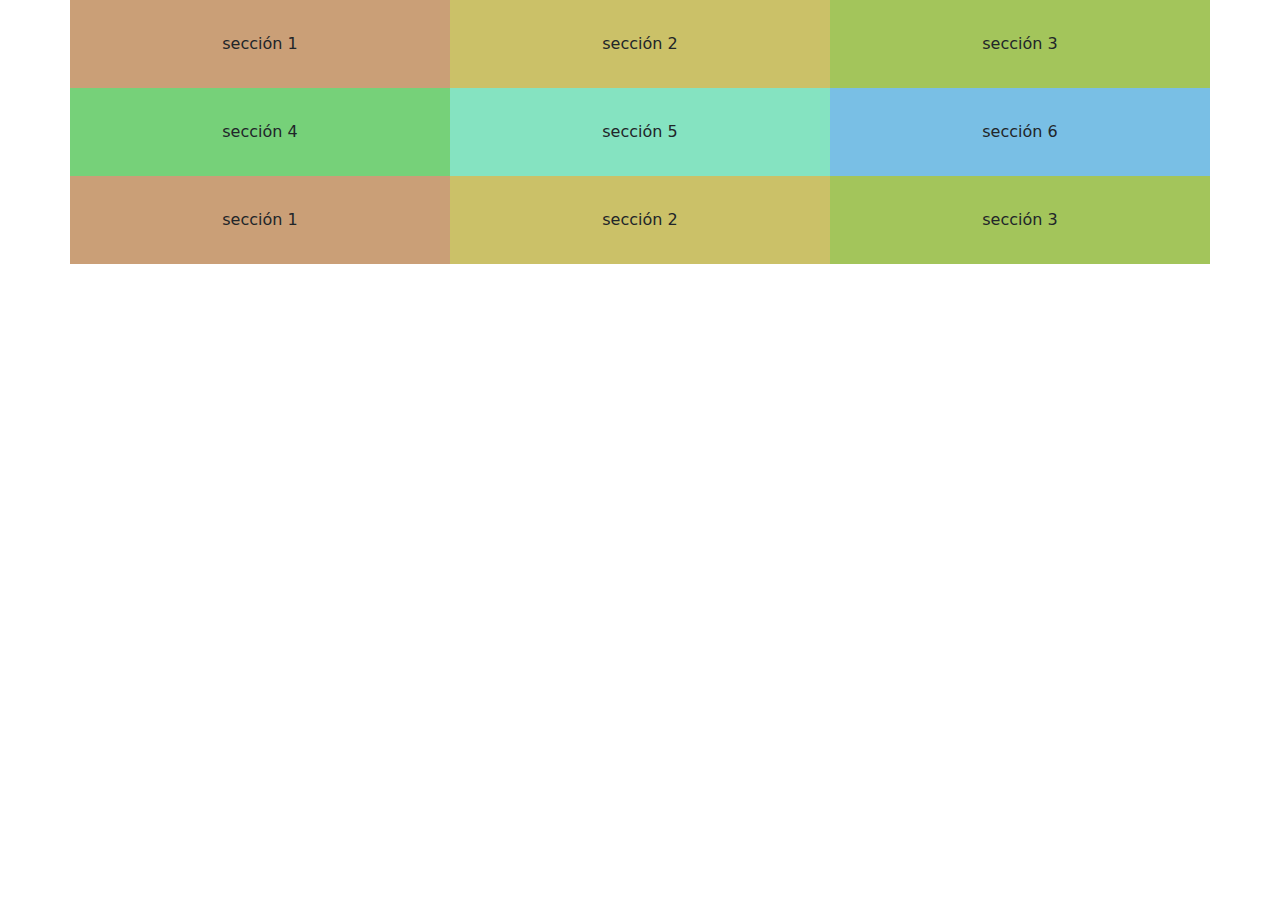
<file: tp-5/layout-1.html>
<!DOCTYPE html>
<html lang="es">
<head>
    <meta charset="UTF-8">
    <meta http-equiv="X-UA-Compatible" content="IE=edge">
    <meta name="viewport" content="width=device-width, initial-scale=1.0">
    <title>Layout 1</title>
    <link href="https://cdn.jsdelivr.net/npm/bootstrap@5.3.0/dist/css/bootstrap.min.css" rel="stylesheet">
    <style>
        .content {padding: 2em 0.5em; text-align: center;}
        .s1 {background-color: #ca9f77;}
        .s2 {background-color: #cbc168;}
        .s3 {background-color: #a3c55b;}
        .s4 {background-color: #76d179;}
        .s5 {background-color: #85e3c1;}
        .s6 {background-color: #79bfe5;}
    </style>
</head>
<body>
    <div class="container-sm g-0">
        <div class="row g-0">
            <div class="col-12 col-md-4">
                <div class="content s1">sección 1</div>
            </div>
            <div class="col-12 col-md-4">
                <div class="content s2">sección 2</div>
            </div>
            <div class="col-12 col-md-4">
                <div class="content s3">sección 3</div>
            </div>
        </div>
        <div class="row g-0">
            <div class="col-12 col-md-4">
                <div class="content s4">sección 4</div>
            </div>
            <div class="col-12 col-md-4">
                <div class="content s5">sección 5</div>
            </div>
            <div class="col-12 col-md-4">
                <div class="content s6">sección 6</div>
            </div>
        </div>
        <div class="row g-0">
            <div class="col-12 col-md-4">
                <div class="content s1">sección 1</div>
            </div>
            <div class="col-12 col-md-4">
                <div class="content s2">sección 2</div>
            </div>
            <div class="col-12 col-md-4">
                <div class="content s3">sección 3</div>
            </div>
        </div>
    </div>
    <script src="https://cdn.jsdelivr.net/npm/bootstrap@5.3.0/dist/js/bootstrap.bundle.min.js"></script>
</body>
</html>
</file>
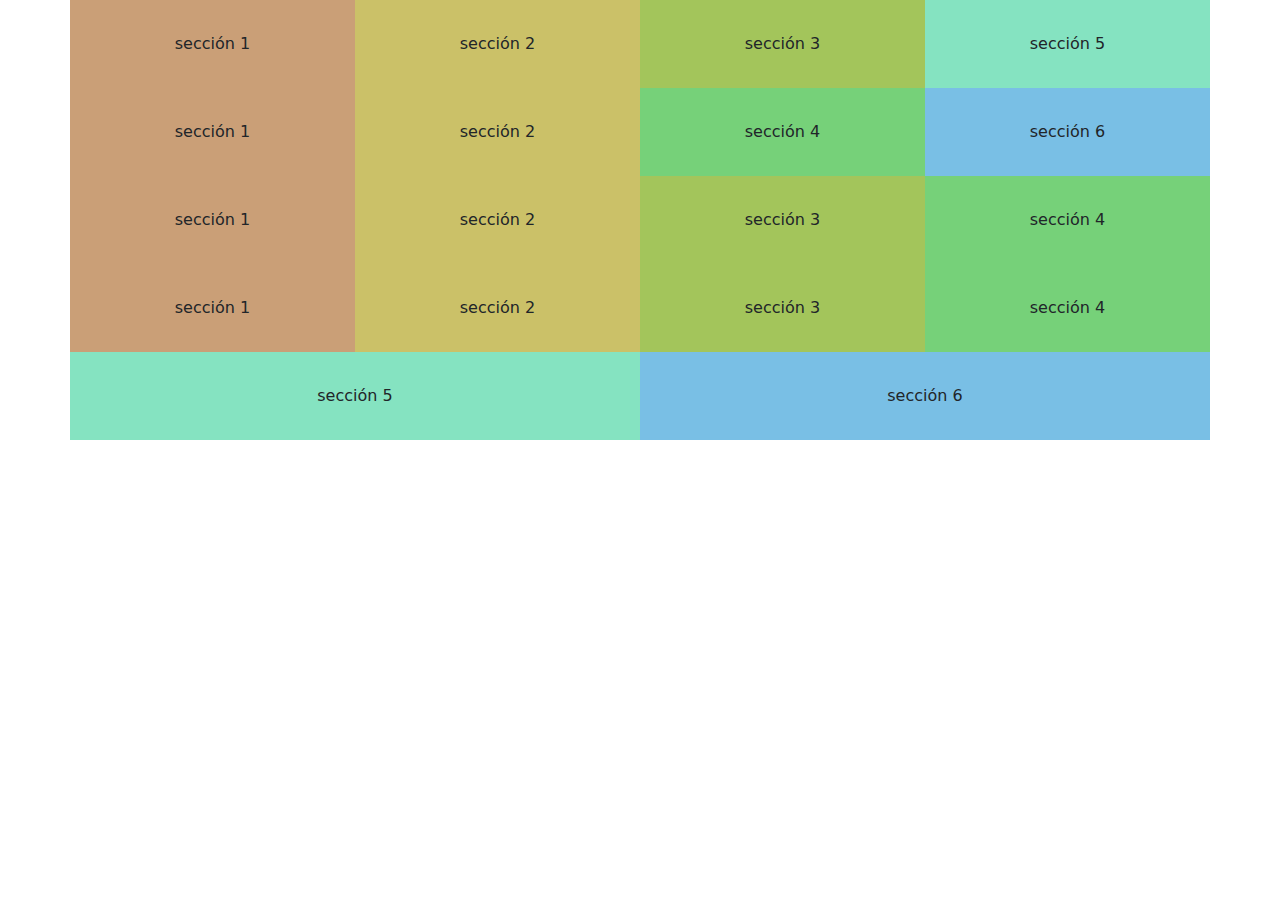
<file: tp-5/layout-2.html>
<!DOCTYPE html>
<html lang="es">
<head>
    <meta charset="UTF-8">
    <meta http-equiv="X-UA-Compatible" content="IE=edge">
    <meta name="viewport" content="width=device-width, initial-scale=1.0">
    <title>Layout 2</title>
    <link href="https://cdn.jsdelivr.net/npm/bootstrap@5.3.0/dist/css/bootstrap.min.css" rel="stylesheet">
    <style>
        .content {padding: 2em 0.5em; text-align: center;}
        .s1 {background-color: #ca9f77;}
        .s2 {background-color: #cbc168;}
        .s3 {background-color: #a3c55b;}
        .s4 {background-color: #76d179;}
        .s5 {background-color: #85e3c1;}
        .s6 {background-color: #79bfe5;}
    </style>
</head>
<body>
    <div class="container-sm g-0">
        <div class="row g-0">
            <div class="col-12 col-md-6 col-lg-3">
                <div class="content s1">sección 1</div>
                <div class="content s1">sección 1</div>
            </div>
            <div class="col-12 col-md-6 col-lg-3">
                <div class="content s2">sección 2</div>
                <div class="content s2">sección 2</div>
            </div>
            <div class="col-12 col-md-6 col-lg-3">
                <div class="content s3">sección 3</div>
                <div class="content s4">sección 4</div>
            </div>
            <div class="col-12 col-md-6 col-lg-3">
                <div class="content s5">sección 5</div>
                <div class="content s6">sección 6</div>
            </div>
        </div>
        <div class="row g-0">
            <div class="col-12 col-md-6 col-lg-3">
                <div class="content s1">sección 1</div>
                <div class="content s1">sección 1</div>
            </div>
            <div class="col-12 col-md-6 col-lg-3">
                <div class="content s2">sección 2</div>
                <div class="content s2">sección 2</div>
            </div>
            <div class="col-12 col-md-6 col-lg-3">
                <div class="content s3">sección 3</div>
                <div class="content s3">sección 3</div>
            </div>
            <div class="col-12 col-md-6 col-lg-3">
                <div class="content s4">sección 4</div>
                <div class="content s4">sección 4</div>
            </div>
        </div>
        <div class="row g-0">
            <div class="col-12 col-md-6">
                <div class="content s5">sección 5</div>
            </div>
            <div class="col-12 col-md-6">
                <div class="content s6">sección 6</div>
            </div>
</file>
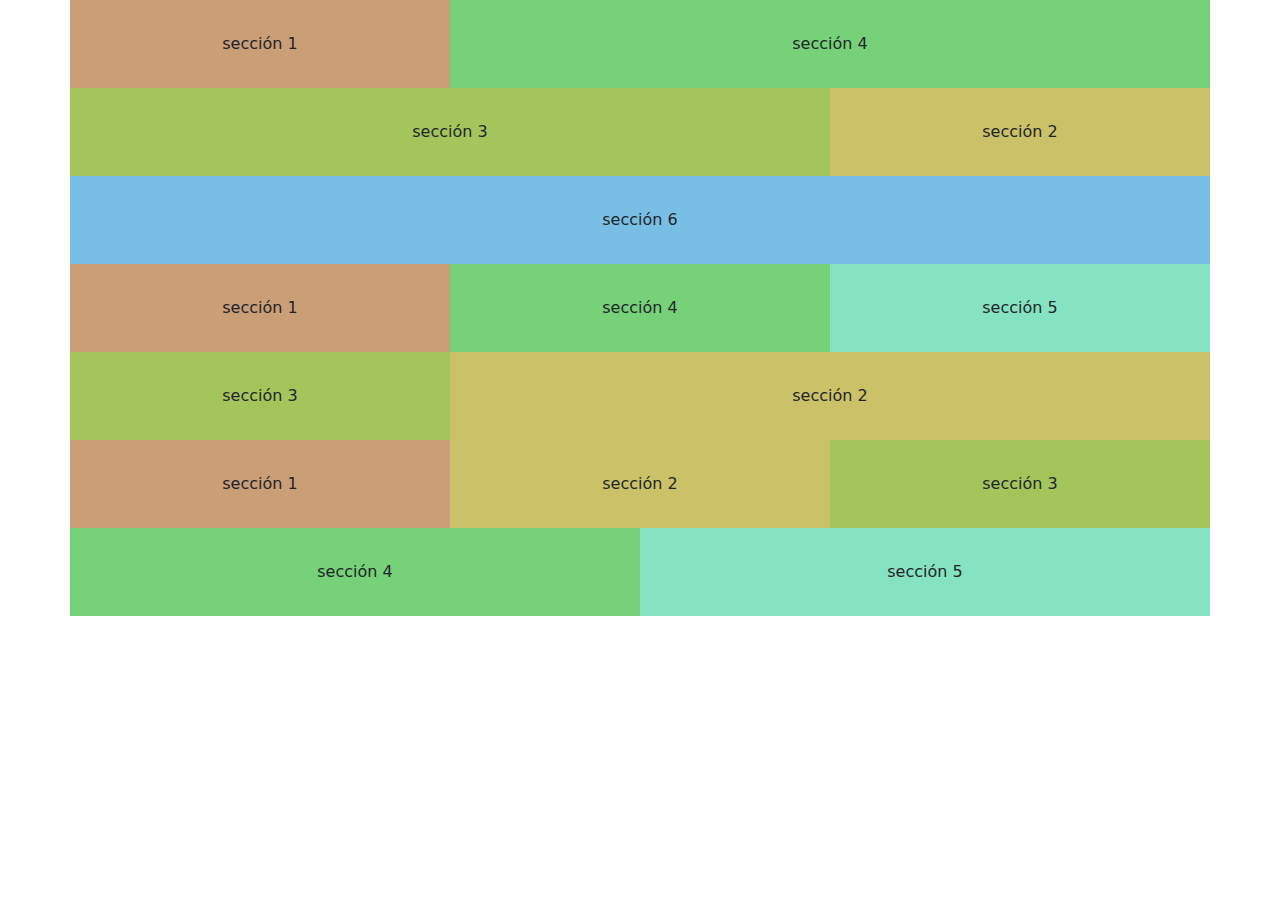
<file: tp-5/layout-3.html>
<!DOCTYPE html>
<html lang="es">
<head>
    <meta charset="UTF-8">
    <meta http-equiv="X-UA-Compatible" content="IE=edge">
    <meta name="viewport" content="width=device-width, initial-scale=1.0">
    <title>Layout 3</title>
    <link href="https://cdn.jsdelivr.net/npm/bootstrap@5.3.0/dist/css/bootstrap.min.css" rel="stylesheet">
    <style>
        .content {padding: 2em 0.5em; text-align: center;}
        .s1 {background-color: #ca9f77;}
        .s2 {background-color: #cbc168;}
        .s3 {background-color: #a3c55b;}
        .s4 {background-color: #76d179;}
        .s5 {background-color: #85e3c1;}
        .s6 {background-color: #79bfe5;}
    </style>
</head>
<body>
    <div class="container-sm g-0">
        <div class="row g-0">
            <div class="col-12 col-md-6 col-lg-4">
                <div class="content s1">sección 1</div>
            </div>
            <div class="col-12 col-md-6 col-lg-8">
                <div class="content s4">sección 4</div>
            </div>
        </div>
        <div class="row g-0">
            <div class="col-12 col-md-6 col-lg-8">
                <div class="content s3">sección 3</div>
            </div>
            <div class="col-12 col-md-6 col-lg-4">
                <div class="content s2">sección 2</div>
            </div>
        </div>
        <div class="row g-0">
            <div class="col-12">
                <div class="content s6">sección 6</div>
            </div>
        </div>
        <div class="row g-0">
            <div class="col-12 col-md-6 col-lg-4">
                <div class="content s1">sección 1</div>
            </div>
            <div class="col-12 col-md-6 col-lg-4">
                <div class="content s4">sección 4</div>
            </div>
            <div class="col-12 col-md-6 col-lg-4">
                <div class="content s5">sección 5</div>
            </div>
        </div>
        <div class="row g-0">
            <div class="col-12 col-md-6 col-lg-4">
                <div class="content s3">sección 3</div>
            </div>
            <div class="col-12 col-md-6 col-lg-8">
                <div class="content s2">sección 2</div>
            </div>
        </div>
        <div class="row g-0">
            <div class="col-12 col-md-4">
                <div class="content s1">sección 1</div>
            </div>
            <div class="col-12 col-md-4">
                <div class="content s2">sección 2</div>
            </div>
            <div class="col-12 col-md-4">
                <div class="content s3">sección 3</div>
            </div>
        </div>
        <div class="row g-0">
            <div class="col-12 col-md-6">
                <div class="content s4">sección 4</div>
            </div>
            <div class="col-12 col-md-6">
                <div class="content s5">sección 5</div>
            </div>
        </div>
    </div>
    <script src="https://cdn.jsdelivr.net/npm/bootstrap@5.3.0/dist/js/bootstrap.bundle.min.js"></script>
</body>
</html>
</file>
<file: tp-2/style.css>
body {
    background-color: #1e1e1e;
    color: rgb(255, 60, 120);
    font-family: Arial, Helvetica, sans-serif;
  }
  
  h1 {
    text-align: center;
    transition: color 0.3s ease;
  }
  
  h1, h2, h3 {
    color: #f0f0f0;
    text-transform: uppercase;
    letter-spacing: 1px;
  }
  
  strong {
    border-bottom: 1px dashed #ccc;
  }
  
  .force-tag {
    background-color: #333;
    font-weight: 700;
    padding: 4px 8px;
    border-radius: 4px;
  }
  
  .side-light {
    color: #a98bff;
  }
  
  .side-dark {
    color: #33ff88;
  }
  
  #classic-trilogy {
    list-style-type: disc;
  }
  
  /* Añade espacio interno al segundo bloque de películas */
  .movie-collection:nth-of-type(2) {
    padding-left: 25px;
  }
  
  /* Margen superior en el último ítem del tercer grupo */
  .movie-collection:nth-of-type(3) li:last-child {
    margin-top: 12px;
  }
  
  /* Primera línea del primer párrafo en tono claro */
  p:first-of-type::first-line {
    color: #dfffdc;
  }
  
  h1:hover {
    color: crimson;
  }
  
  a:visited {
    color: #888;
  }
  
  /* Links sin href en cursiva */
  a:not([href]) {
    font-style: italic;
  }
  
  /* Estilo alternado para ítems de lista */
  .movie-collection li:nth-child(odd) {
    background-color: #292828;
  }
  
  .movie-collection li:nth-child(even) {
    background-color: #505050;
  }
</file>
